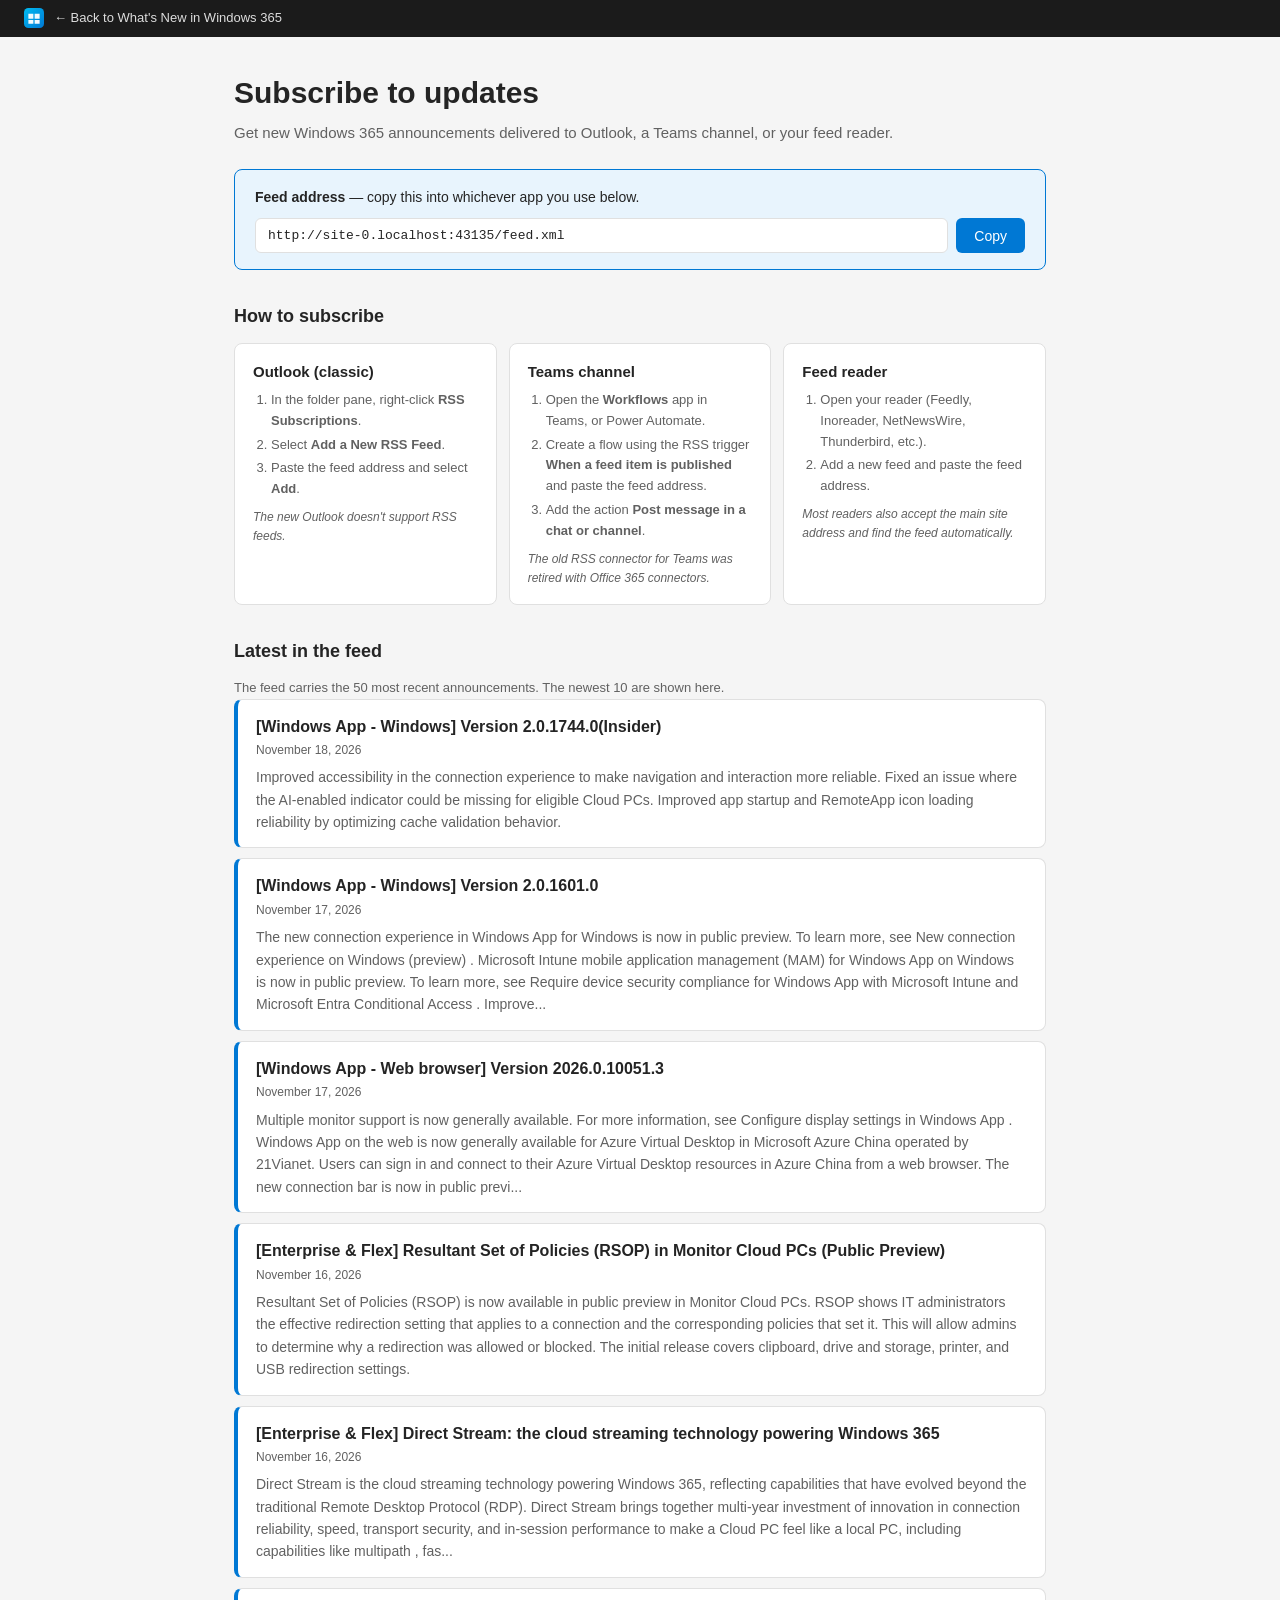
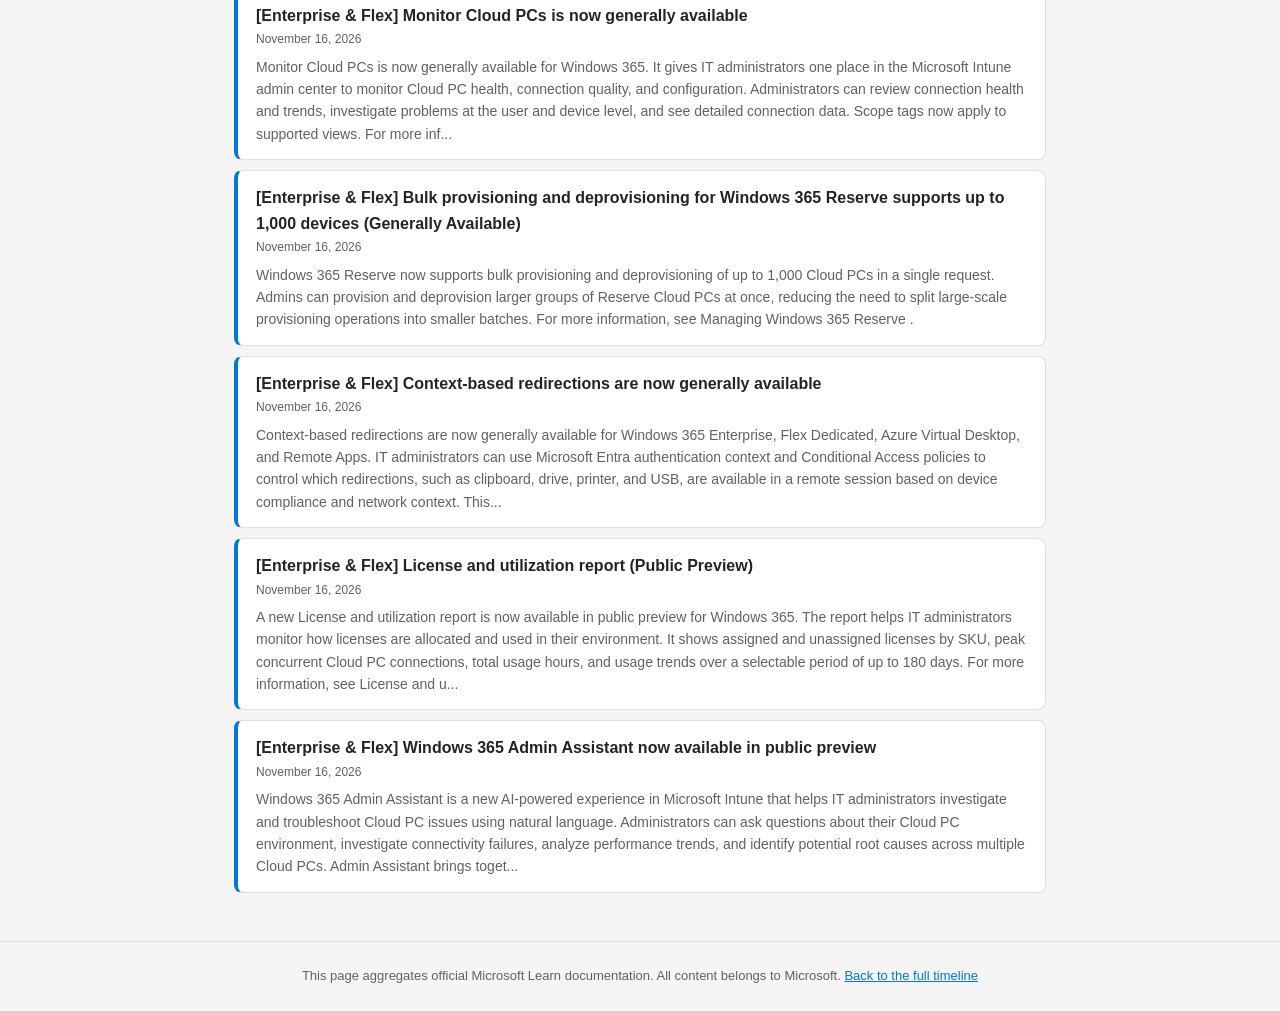
<file: feed.html>
<!DOCTYPE html>
<html lang="en">
<head>
    <meta charset="UTF-8">
    <meta name="viewport" content="width=device-width, initial-scale=1.0">
    <title>RSS feed — What's New in Windows 365</title>
    <link rel="alternate" type="application/rss+xml" title="What's New in Windows 365" href="feed.xml">
    <link rel="icon" type="image/svg+xml" href="data:image/svg+xml,%3Csvg xmlns='http://www.w3.org/2000/svg' viewBox='0 0 32 32'%3E%3Cdefs%3E%3ClinearGradient id='g' x1='0' y1='0' x2='32' y2='32' gradientUnits='userSpaceOnUse'%3E%3Cstop offset='0' stop-color='%2300bcf2'/%3E%3Cstop offset='1' stop-color='%230078d4'/%3E%3C/linearGradient%3E%3C/defs%3E%3Crect width='32' height='32' rx='7' fill='url(%23g)'/%3E%3Cpath d='M7 9h8v8H7V9zm10 0h8v8H17V9zM7 19h8v6H7v-6zm10 0h8v6H17v-6z' fill='%23fff' opacity='.95'/%3E%3C/svg%3E">
    <style>
        :root {
            --color-primary: #0078d4;
            --color-bg: #f5f5f5;
            --color-surface: #ffffff;
            --color-text: #242424;
            --color-text-secondary: #616161;
            --color-border: #e0e0e0;
            --color-callout: #e8f4fd;
            --color-topbar: #1b1b1b;
            --radius: 8px;
        }
        html.dark {
            --color-primary: #4db8ff;
            --color-bg: #1a1a1a;
            --color-surface: #2d2d2d;
            --color-text: #e0e0e0;
            --color-text-secondary: #a0a0a0;
            --color-border: #404040;
            --color-callout: #1e3a5f;
            --color-topbar: #111111;
        }
        * { margin: 0; padding: 0; box-sizing: border-box; }
        body {
            font-family: 'Segoe UI', -apple-system, BlinkMacSystemFont, Roboto, Oxygen, Ubuntu, sans-serif;
            background: var(--color-bg);
            color: var(--color-text);
            line-height: 1.6;
        }
        .top-bar {
            background: var(--color-topbar);
            color: #fff;
            padding: 8px 24px;
            font-size: 13px;
            display: flex;
            align-items: center;
            gap: 10px;
        }
        .top-bar svg { width: 20px; height: 20px; flex-shrink: 0; }
        .top-bar a { color: #fff; text-decoration: none; opacity: .85; }
        .top-bar a:hover { opacity: 1; }
        main { max-width: 860px; margin: 0 auto; padding: 32px 24px 48px; }
        h1 { font-size: 30px; font-weight: 600; margin-bottom: 4px; }
        .subtitle { color: var(--color-text-secondary); font-size: 15px; margin-bottom: 24px; }
        h2 { font-size: 18px; font-weight: 600; margin: 32px 0 12px; }

        .callout {
            background: var(--color-callout);
            border: 1px solid var(--color-primary);
            border-radius: var(--radius);
            padding: 16px 20px;
        }
        .callout p { font-size: 14px; margin-bottom: 10px; }
        .url-row { display: flex; gap: 8px; flex-wrap: wrap; }
        .url-row input {
            flex: 1;
            min-width: 240px;
            padding: 9px 12px;
            border: 1px solid var(--color-border);
            border-radius: 6px;
            font-family: Consolas, 'Cascadia Mono', monospace;
            font-size: 13px;
            background: var(--color-surface);
            color: var(--color-text);
        }
        .btn {
            padding: 9px 18px;
            border: none;
            border-radius: 6px;
            background: var(--color-primary);
            color: #fff;
            font-family: inherit;
            font-size: 14px;
            font-weight: 500;
            cursor: pointer;
        }
        .btn:hover { filter: brightness(1.08); }

        .options { display: grid; grid-template-columns: repeat(auto-fit, minmax(240px, 1fr)); gap: 12px; }
        .option {
            background: var(--color-surface);
            border: 1px solid var(--color-border);
            border-radius: var(--radius);
            padding: 16px 18px;
        }
        .option h3 { font-size: 15px; font-weight: 600; margin-bottom: 6px; }
        .option ol { font-size: 13px; padding-left: 18px; color: var(--color-text-secondary); }
        .option li { margin-bottom: 3px; }
        .option .note { font-size: 12px; color: var(--color-text-secondary); margin-top: 8px; font-style: italic; }

        .items { display: flex; flex-direction: column; gap: 10px; }
        .item {
            background: var(--color-surface);
            border: 1px solid var(--color-border);
            border-left: 4px solid var(--color-primary);
            border-radius: var(--radius);
            padding: 14px 18px;
        }
        .item a { font-weight: 600; color: var(--color-text); text-decoration: none; }
        .item a:hover { color: var(--color-primary); text-decoration: underline; }
        .item .meta { font-size: 12px; color: var(--color-text-secondary); margin: 2px 0 6px; }
        .item p { font-size: 14px; color: var(--color-text-secondary); }
        .muted { font-size: 13px; color: var(--color-text-secondary); }
        footer { text-align: center; padding: 24px; font-size: 13px; color: var(--color-text-secondary); border-top: 1px solid var(--color-border); }
        footer a, main a.inline { color: var(--color-primary); }
    </style>
</head>
<body>

<div class="top-bar">
    <svg viewBox="0 0 32 32" xmlns="http://www.w3.org/2000/svg">
        <defs><linearGradient id="w365g" x1="0" y1="0" x2="32" y2="32" gradientUnits="userSpaceOnUse"><stop offset="0" stop-color="#00bcf2"/><stop offset="1" stop-color="#0078d4"/></linearGradient></defs>
        <rect width="32" height="32" rx="7" fill="url(#w365g)"/>
        <path d="M7 9h8v8H7V9zm10 0h8v8H17V9zM7 19h8v6H7v-6zm10 0h8v6H17v-6z" fill="#fff" opacity=".95"/>
    </svg>
    <a href="./">&larr; Back to What's New in Windows 365</a>
</div>

<main>
    <h1>Subscribe to updates</h1>
    <p class="subtitle">Get new Windows 365 announcements delivered to Outlook, a Teams channel, or your feed reader.</p>

    <div class="callout">
        <p><strong>Feed address</strong> — copy this into whichever app you use below.</p>
        <div class="url-row">
            <input id="feedUrl" type="text" readonly aria-label="Feed URL">
            <button class="btn" id="copyBtn" type="button">Copy</button>
        </div>
    </div>

    <h2>How to subscribe</h2>
    <div class="options">
        <div class="option">
            <h3>Outlook (classic)</h3>
            <ol>
                <li>In the folder pane, right-click <strong>RSS Subscriptions</strong>.</li>
                <li>Select <strong>Add a New RSS Feed</strong>.</li>
                <li>Paste the feed address and select <strong>Add</strong>.</li>
            </ol>
            <p class="note">The new Outlook doesn't support RSS feeds.</p>
        </div>
        <div class="option">
            <h3>Teams channel</h3>
            <ol>
                <li>Open the <strong>Workflows</strong> app in Teams, or Power Automate.</li>
                <li>Create a flow using the RSS trigger <strong>When a feed item is published</strong> and paste the feed address.</li>
                <li>Add the action <strong>Post message in a chat or channel</strong>.</li>
            </ol>
            <p class="note">The old RSS connector for Teams was retired with Office 365 connectors.</p>
        </div>
        <div class="option">
            <h3>Feed reader</h3>
            <ol>
                <li>Open your reader (Feedly, Inoreader, NetNewsWire, Thunderbird, etc.).</li>
                <li>Add a new feed and paste the feed address.</li>
            </ol>
            <p class="note">Most readers also accept the main site address and find the feed automatically.</p>
        </div>
    </div>

    <h2>Latest in the feed</h2>
    <p class="muted" id="feedSummary">Loading…</p>
    <div class="items" id="items"></div>
</main>

<footer>
    This page aggregates official Microsoft Learn documentation. All content belongs to Microsoft. <a href="./">Back to the full timeline</a>
</footer>

<script>
(function() {
    const saved = localStorage.getItem('theme');
    if (saved === 'dark' || (!saved && window.matchMedia('(prefers-color-scheme: dark)').matches)) {
        document.documentElement.classList.add('dark');
    }
})();

const feedUrl = new URL('feed.xml', location.href).href;
const urlInput = document.getElementById('feedUrl');
urlInput.value = feedUrl;
urlInput.addEventListener('focus', () => urlInput.select());

const copyBtn = document.getElementById('copyBtn');
copyBtn.addEventListener('click', () => {
    navigator.clipboard.writeText(feedUrl).then(() => {
        copyBtn.textContent = 'Copied';
        setTimeout(() => { copyBtn.textContent = 'Copy'; }, 1500);
    }).catch(() => urlInput.select());
});

// Preview straight from feed.xml so it matches what subscribers receive.
async function loadPreview() {
    const summary = document.getElementById('feedSummary');
    const list = document.getElementById('items');
    try {
        const resp = await fetch('feed.xml');
        if (!resp.ok) throw new Error(resp.status);
        const doc = new DOMParser().parseFromString(await resp.text(), 'application/xml');
        const items = [...doc.querySelectorAll('item')];
        summary.textContent = `The feed carries the ${items.length} most recent announcements. The newest 10 are shown here.`;
        items.slice(0, 10).forEach(it => {
            const text = sel => it.querySelector(sel)?.textContent || '';
            const card = document.createElement('div');
            card.className = 'item';
            const a = document.createElement('a');
            a.href = text('link');
            a.target = '_blank';
            a.rel = 'noopener';
            a.textContent = text('title');
            const meta = document.createElement('div');
            meta.className = 'meta';
            const d = new Date(text('pubDate'));
            meta.textContent = isNaN(d) ? '' : d.toLocaleDateString('en-US', { year: 'numeric', month: 'long', day: 'numeric', timeZone: 'UTC' });
            const p = document.createElement('p');
            p.textContent = text('description');
            card.append(a, meta, p);
            list.append(card);
        });
    } catch {
        summary.textContent = 'The preview could not be loaded, but the feed address above still works.';
    }
}
loadPreview();
</script>
</body>
</html>
</file>
